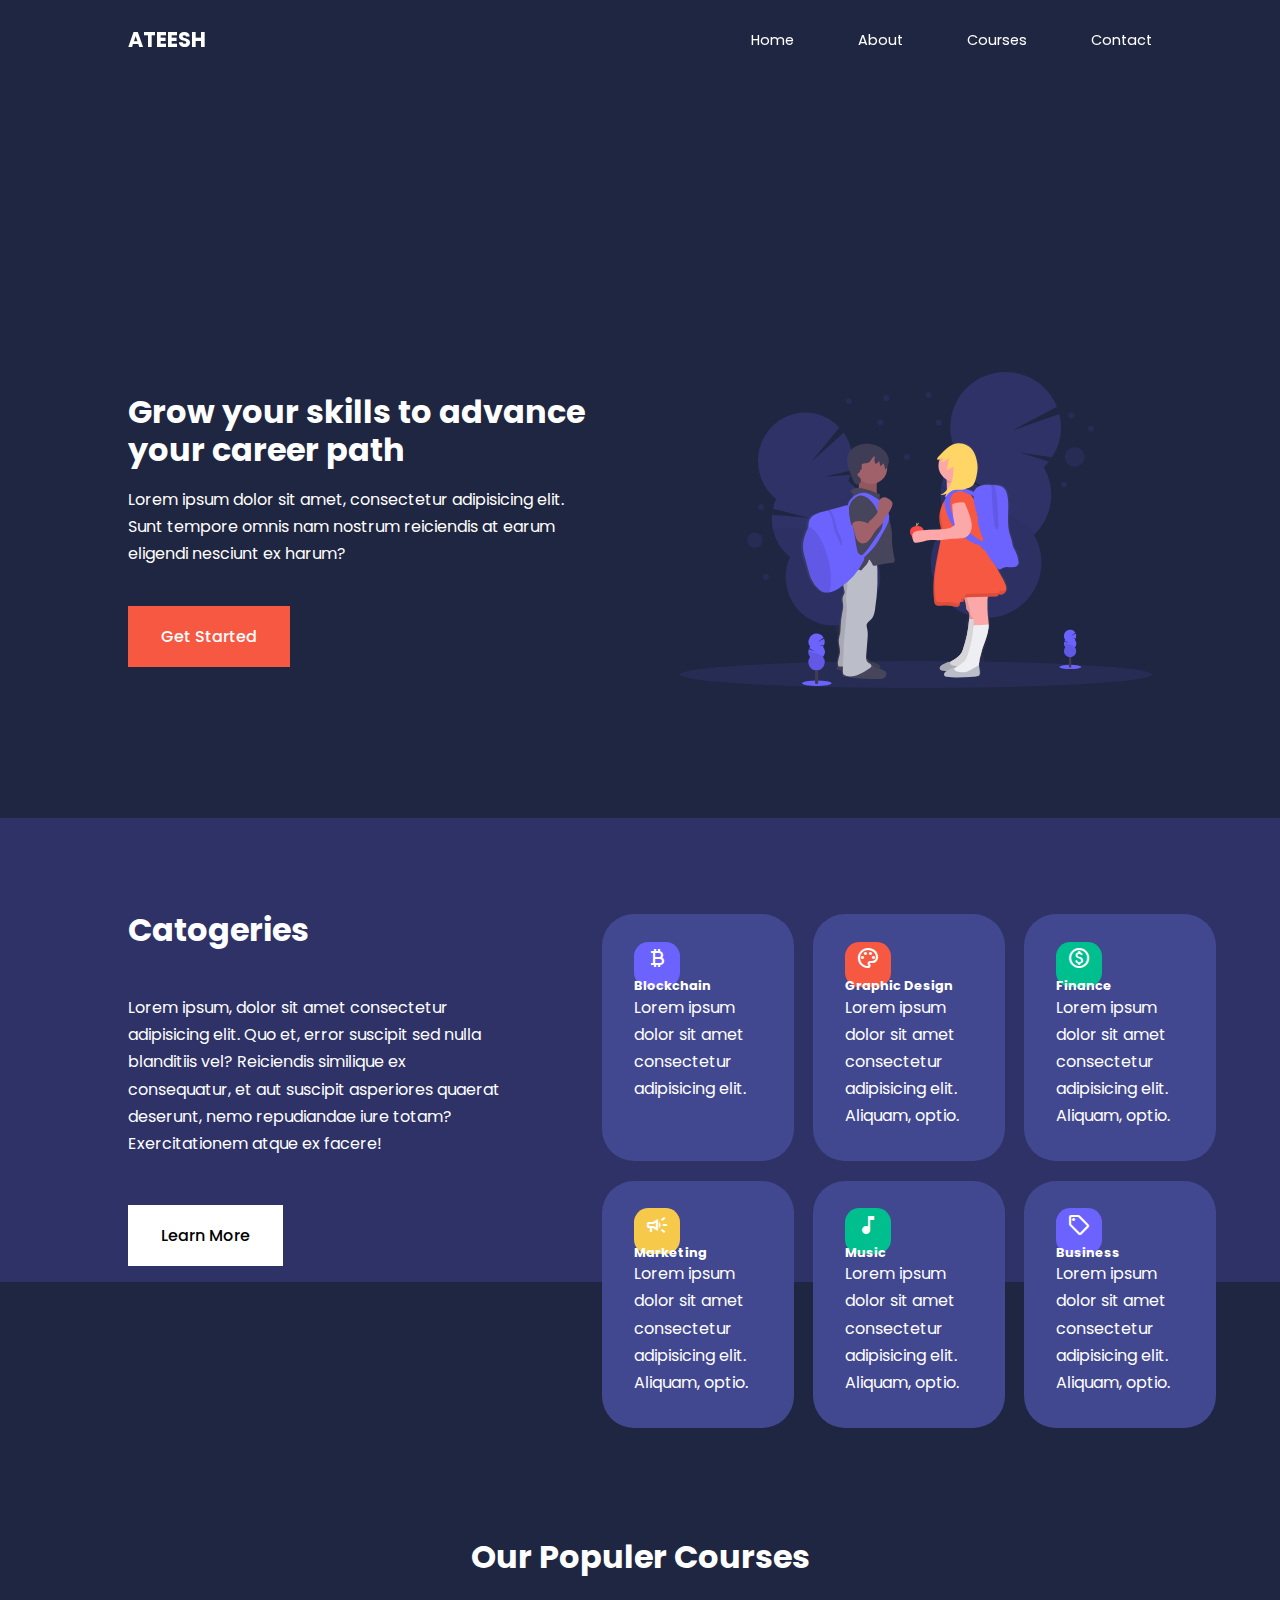
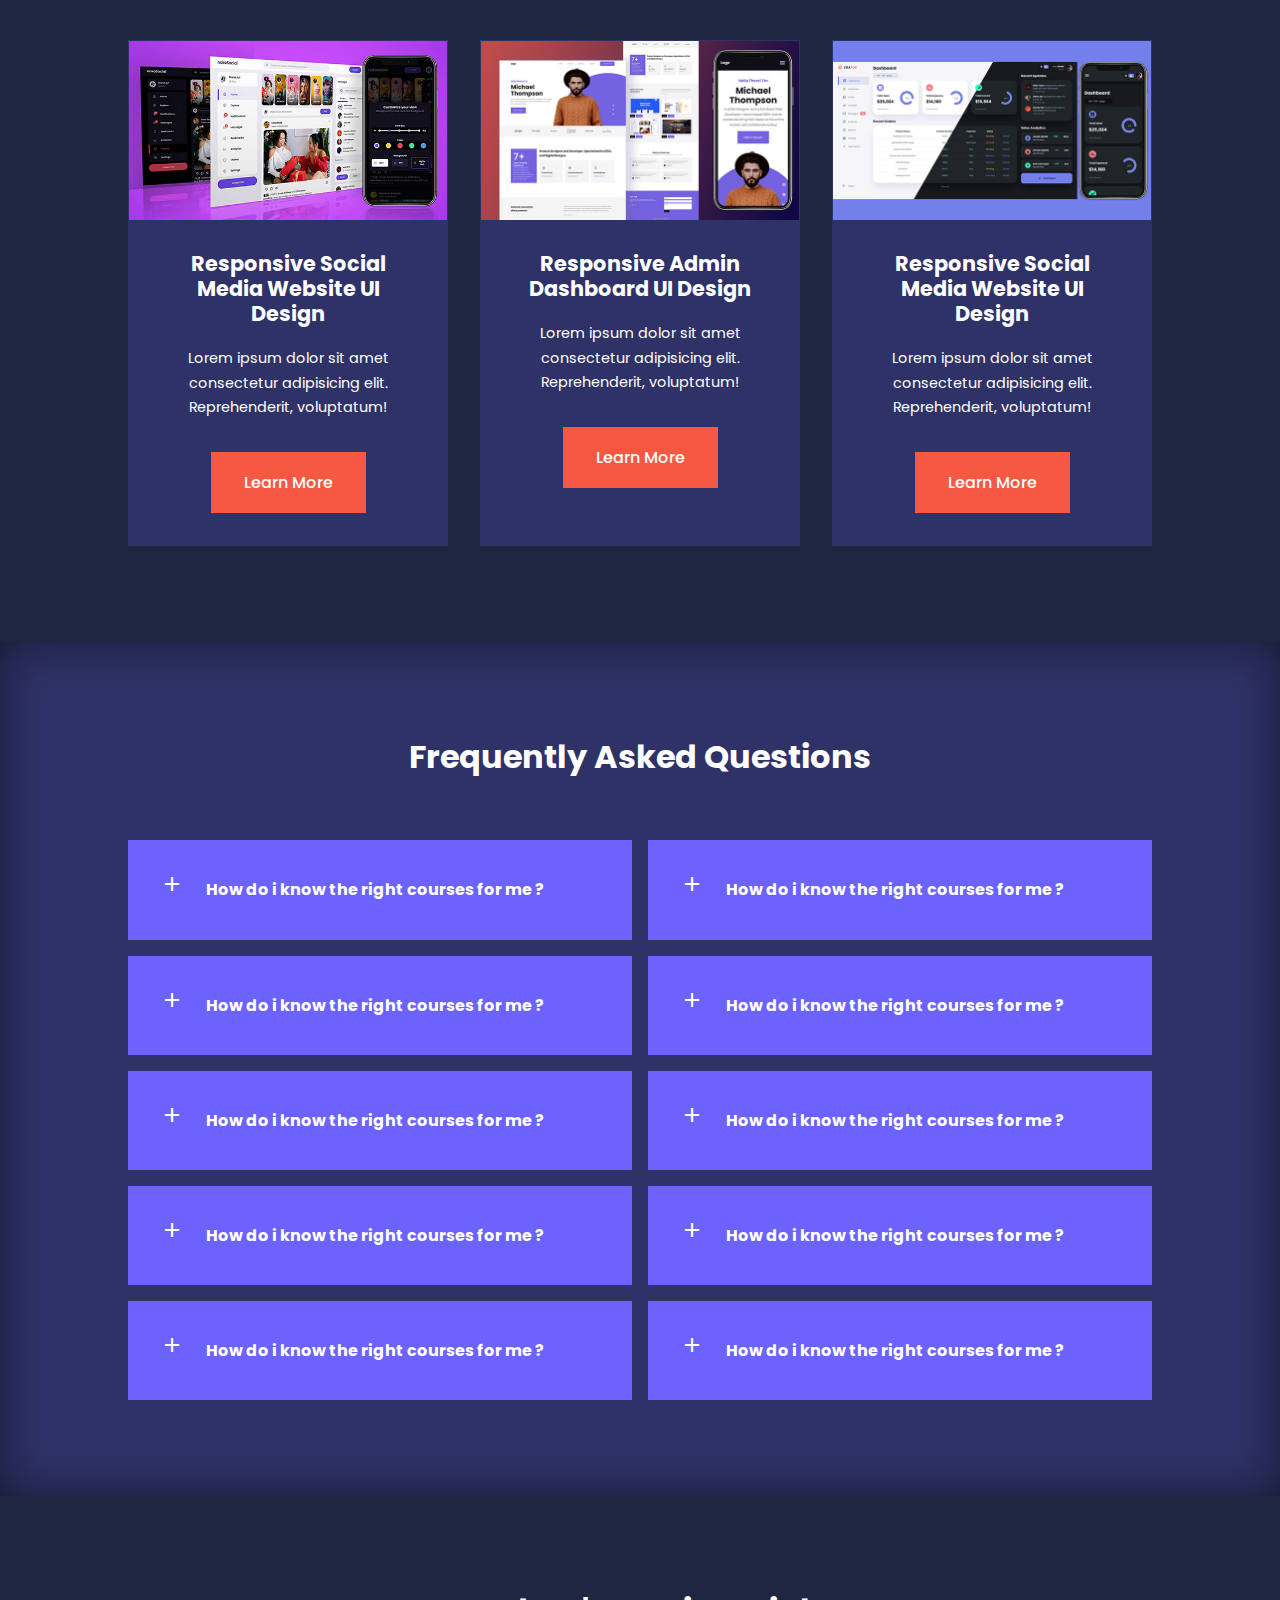
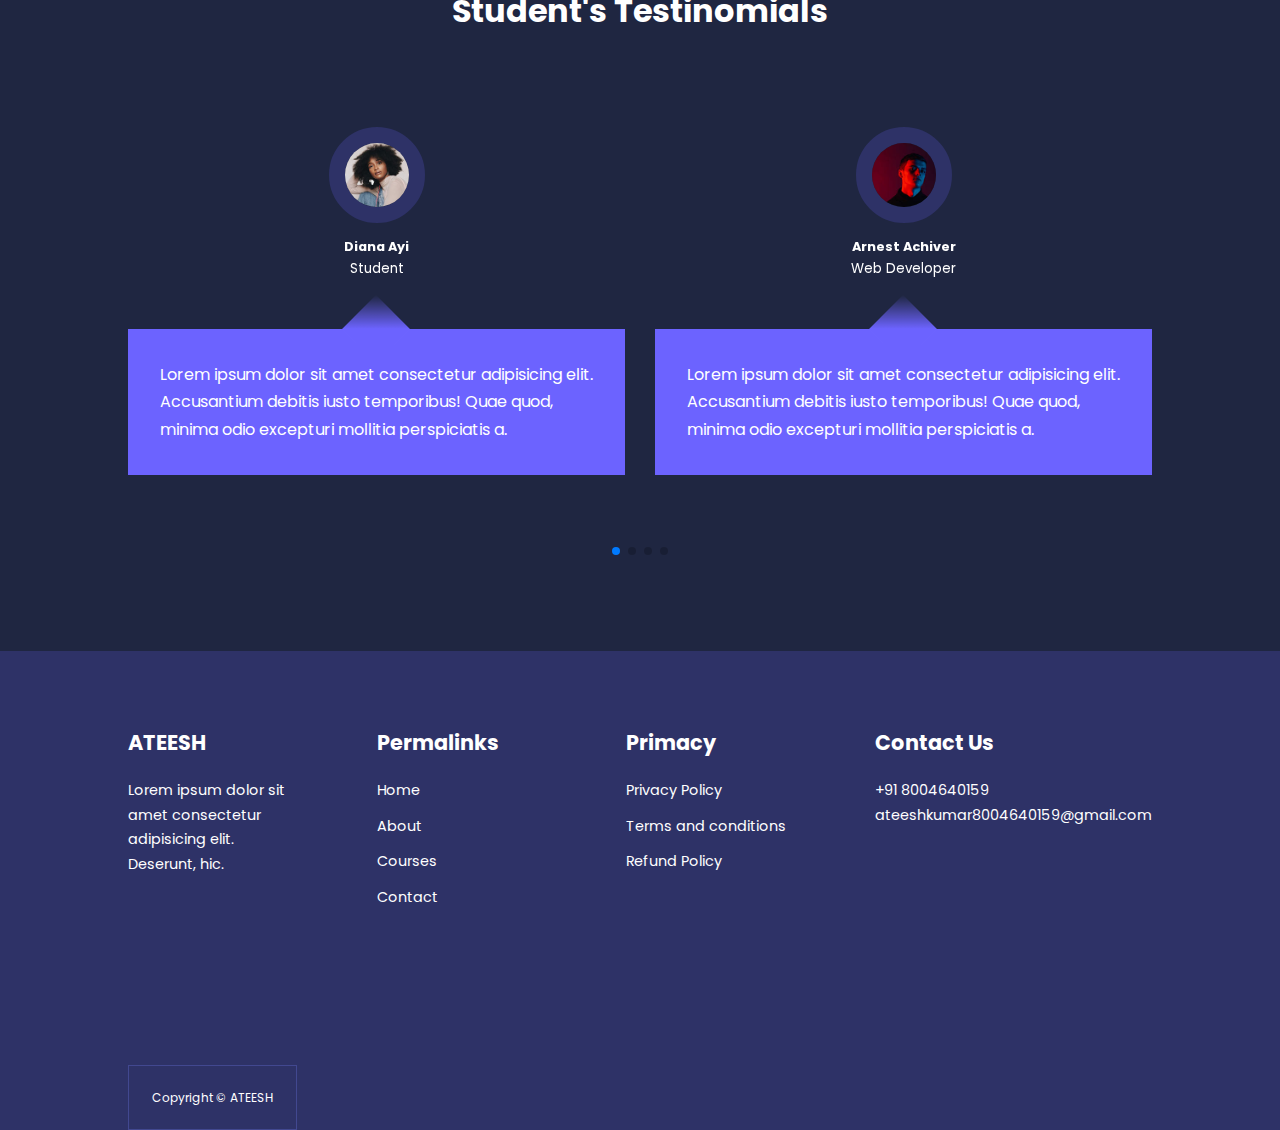
<file: index.html>
<!DOCTYPE html>
<html lang="en">
<head>
    <meta charset="UTF-8">
    <meta name="viewport" content="width=device-width, initial-scale=1.0">
    <title>Motorola</title>
    <link rel="stylesheet" href="css/index.css">
    <link rel="stylesheet" href="https://unicons.iconscout.com/release/v4.0.0/css/unicons.css"/>
    <link rel="stylesheet" href="https://fonts.googleapis.com/css2?family=Material+Symbols+Outlined:opsz,wght,FILL,GRAD@20..48,100..700,0..1,-50..200" />
    <link
  rel="stylesheet"
  href="https://cdn.jsdelivr.net/npm/swiper@9/swiper-bundle.min.css"
/>
<link rel="stylesheet" href="https://cdnjs.cloudflare.com/ajax/libs/font-awesome/6.4.0/css/all.min.css" integrity="sha512-iecdLmaskl7CVkqkXNQ/ZH/XLlvWZOJyj7Yy7tcenmpD1ypASozpmT/E0iPtmFIB46ZmdtAc9eNBvH0H/ZpiBw==" crossorigin="anonymous" referrerpolicy="no-referrer" />
<link href="https://fonts.googleapis.com/icon?family=Material+Icons"
      rel="stylesheet">
    <!-- <link rel="stylesheet" href="https://stackpath.bootstrapcdn.com/bootstrap/4.5.2/css/bootstrap.min.css" integrity="sha384-JcKb8q3iqJ61gNV9KGb8thSsNjpSL0n8PARn9HuZOnIxN0hoP+VmmDGMN5t9UJ0Z" crossorigin="anonymous"> -->
</head>
<body>
    <nav>
        <div class="container nav-container">
            <a href="index.html"><h4>ATEESH</h4></a>
            <ul class="nav-menu">
                <li><a href="index.html">Home</a></li>
                <li><a href="about.html">About</a></li>
                <li><a href="courses.html">Courses</a></li>
                <li><a href="contact.html">Contact</a></li>
            </ul>
            <button id="open-menu-btn"><span class="material-symbols-outlined">
                menu
                </span></i></button>
            <button id="close-menu-btn"><span class="material-symbols-outlined">
                close
                </span></i></button>
        </div>
    </nav>

    <header>
        <div class="header-container container">
            <div class="header-left">
                <h1>Grow your skills to advance your career path</h1>
                <p>Lorem ipsum dolor sit amet, consectetur adipisicing elit. Sunt tempore omnis nam nostrum reiciendis at earum eligendi nesciunt ex harum?</p>
                <a href="courses.html" class="btn btn-primary">Get Started</a>
            </div>
            <div class="header-right">
                <div class="header-right-image">
                    <img src="images/header.svg" alt="Header SVG">
                </div>
            </div>
        </div>
    </header>


    <section class="category">
        <div class="category-container container">
            <div class="category-left">
                <h1>Catogeries</h1>
                <p>
                    Lorem ipsum, dolor sit amet consectetur adipisicing elit. Quo et, error suscipit sed nulla blanditiis vel? Reiciendis similique ex consequatur, et aut suscipit asperiores quaerat deserunt, nemo repudiandae iure totam? Exercitationem atque ex facere!
                </p>
                <a href="" class="btn">Learn More</a>
            </div>
            <div class="category-right">
                <article class="art-catehory">
                    <span class="category-icon"><span class="material-symbols-outlined">
                        currency_bitcoin
                        </span></span>
                    <h5>Blockchain</h5>
                    <p>Lorem ipsum dolor sit amet consectetur adipisicing elit.</p>
                </article>
                <article class="art-catehory">
                    <span class="category-icon"><span class="material-symbols-outlined">
                        palette
                        </span></span>
                    <h5>Graphic Design</h5>
                    <p>Lorem ipsum dolor sit amet consectetur adipisicing elit. Aliquam, optio.</p>
                </article>
                <article class="art-catehory">
                    <span class="category-icon"><span class="material-symbols-outlined">
                        monetization_on
                        </span></span>
                    <h5>Finance</h5>
                    <p>Lorem ipsum dolor sit amet consectetur adipisicing elit. Aliquam, optio.</p>
                </article>
                <article class="art-catehory">
                    <span class="category-icon"><span class="material-symbols-outlined">
                        campaign
                        </span></span>
                    <h5>Marketing</h5>
                    <p>Lorem ipsum dolor sit amet consectetur adipisicing elit. Aliquam, optio.</p>
                </article>    
                <article class="art-catehory">
                    <span class="category-icon"><span class="material-symbols-outlined">
                        music_note
                        </span></span>
                    <h5>Music</h5>
                    <p>Lorem ipsum dolor sit amet consectetur adipisicing elit. Aliquam, optio.</p>
                </article>
                <article class="art-catehory">
                    <span class="category-icon"><span class="material-symbols-outlined">
                        sell
                        </span></span>
                    <h5>Business</h5>
                    <p>Lorem ipsum dolor sit amet consectetur adipisicing elit. Aliquam, optio.</p>

                </article>
            </div>
        </div>
    </section>


    <section class="courses">
        <h2>Our Populer Courses</h2>
        <div class="courses-container container">
            <article class="course">
                <div class="course-image">
                    <img src="images/course1.jpg" alt="Course">
                </div>
                <div class="course-info">
                    <h4>Responsive Social Media Website UI Design</h4>
                    <p>Lorem ipsum dolor sit amet consectetur adipisicing elit. Reprehenderit, voluptatum!</p>
                    <a href="courses.html" class="btn btn-primary">Learn More</a>
                </div>
            </article>

            <article class="course">
                <div class="course-image">
                    <img src="images/course2.jpg" alt="Course">
                </div>
                <div class="course-info">
                <h4>Responsive Admin Dashboard UI Design</h4>
                <p>Lorem ipsum dolor sit amet consectetur adipisicing elit. Reprehenderit, voluptatum!</p>
                <a href="courses.html" class="btn btn-primary">Learn More</a>
                </div>
                
            </article>

            <article class="course">
                <div class="course-image">
                    <img src="images/course3.jpg" alt="Course">
                </div>
                <div class="course-info">
                <h4>Responsive Social Media Website UI Design</h4>
                <p>Lorem ipsum dolor sit amet consectetur adipisicing elit. Reprehenderit, voluptatum!</p>
                <a href="courses.html" class="btn btn-primary">Learn More</a>
            </div>
            </article>
        </div>
    </section>


    <section class="faqs">
        <h2>Frequently Asked Questions</h2>
        <div class="feqs-container container">
            <article class="feq">
                <div class="feq-icon"><span class="material-symbols-outlined">
                    add
                    </span></div>
                <div class="que-ans">
                    <h4>How do i know the right courses for me ?</h4>
                    <p>Lorem ipsum dolor sit, amet consectetur adipisicing elit. Fuga libero cupiditate consequatur nulla officia perspiciatis non porro unde, labore laborum!</p>
                    
                </div>    
            </article>

            <article class="feq">
                <div class="feq-icon"><span class="material-symbols-outlined">
                    add
                    </span></div>
                <div class="que-ans">
                    <h4>How do i know the right courses for me ?</h4>
                    <p>Lorem ipsum dolor sit, amet consectetur adipisicing elit. Fuga libero cupiditate consequatur nulla officia perspiciatis non porro unde, labore laborum!</p>
                    
                </div>    
            </article>

            <article class="feq">
                <div class="feq-icon"><span class="material-symbols-outlined">
                    add
                    </span></div>
                <div class="que-ans">
                    <h4>How do i know the right courses for me ?</h4>
                    <p>Lorem ipsum dolor sit, amet consectetur adipisicing elit. Fuga libero cupiditate consequatur nulla officia perspiciatis non porro unde, labore laborum!</p>
                    
                </div>    
            </article>

            <article class="feq">
                <div class="feq-icon"><span class="material-symbols-outlined">
                    add
                    </span></div>
                <div class="que-ans">
                    <h4>How do i know the right courses for me ?</h4>
                    <p>Lorem ipsum dolor sit, amet consectetur adipisicing elit. Fuga libero cupiditate consequatur nulla officia perspiciatis non porro unde, labore laborum!</p>
                    
                </div>    
            </article>

            <article class="feq">
                <div class="feq-icon"><span class="material-symbols-outlined">
                    add
                    </span></div>
                <div class="que-ans">
                    <h4>How do i know the right courses for me ?</h4>
                    <p>Lorem ipsum dolor sit, amet consectetur adipisicing elit. Fuga libero cupiditate consequatur nulla officia perspiciatis non porro unde, labore laborum!</p>
                    
                </div>    
            </article>

            <article class="feq">
                <div class="feq-icon"><span class="material-symbols-outlined">
                    add
                    </span></div>
                <div class="que-ans">
                    <h4>How do i know the right courses for me ?</h4>
                    <p>Lorem ipsum dolor sit, amet consectetur adipisicing elit. Fuga libero cupiditate consequatur nulla officia perspiciatis non porro unde, labore laborum!</p>
                    
                </div>    
            </article>

            <article class="feq">
                <div class="feq-icon"><span class="material-symbols-outlined">
                    add
                    </span></div>
                <div class="que-ans">
                    <h4>How do i know the right courses for me ?</h4>
                    <p>Lorem ipsum dolor sit, amet consectetur adipisicing elit. Fuga libero cupiditate consequatur nulla officia perspiciatis non porro unde, labore laborum!</p>
                    
                </div>    
            </article>

            <article class="feq">
                <div class="feq-icon"><span class="material-symbols-outlined">
                    add
                    </span></div>
                <div class="que-ans">
                    <h4>How do i know the right courses for me ?</h4>
                    <p>Lorem ipsum dolor sit, amet consectetur adipisicing elit. Fuga libero cupiditate consequatur nulla officia perspiciatis non porro unde, labore laborum!</p>
                    
                </div>    
            </article>

            <article class="feq">
                <div class="feq-icon"><span class="material-symbols-outlined">
                    add
                    </span></div>
                <div class="que-ans">
                    <h4>How do i know the right courses for me ?</h4>
                    <p>Lorem ipsum dolor sit, amet consectetur adipisicing elit. Fuga libero cupiditate consequatur nulla officia perspiciatis non porro unde, labore laborum!</p>
                    
                </div>    
            </article>

            <article class="feq">
                <div class="feq-icon"><span class="material-symbols-outlined">
                    add
                    </span></div>
                <div class="que-ans">
                    <h4>How do i know the right courses for me ?</h4>
                    <p>Lorem ipsum dolor sit, amet consectetur adipisicing elit. Fuga libero cupiditate consequatur nulla officia perspiciatis non porro unde, labore laborum!</p>
                    
                </div>    
            </article>
        </div>
    </section>


    <section class="container testinomial-container mySwiper">
        <h2>Student's Testinomials</h2>
        <div class="swiper-wrapper">
            <article class="testinomials swiper-slide">
                <div class="avtar">
                    <img src="images/avatar1.jpg" alt="avatar">
                </div>
                <div class="testinomials-info">
                    <h5>Diana Ayi</h5>
                    <small>Student</small>
                </div>
                <div class="testinomial-body swiper-slide">
                    <p>Lorem ipsum dolor sit amet consectetur adipisicing elit. Accusantium debitis iusto temporibus! Quae quod, minima odio excepturi mollitia perspiciatis a.</p>
                </div>
            </article>

            <article class="testinomials swiper-slide">
                <div class="avtar">
                    <img src="images/avatar2.jpg" alt="avatar">
                </div>
                <div class="testinomials-info">
                    <h5>Arnest Achiver</h5>
                    <small>Web Developer</small>
                </div>
                <div class="testinomial-body">
                    <p>Lorem ipsum dolor sit amet consectetur adipisicing elit. Accusantium debitis iusto temporibus! Quae quod, minima odio excepturi mollitia perspiciatis a.</p>
                </div>
            </article>

            <article class="testinomials swiper-slide">
                <div class="avtar">
                    <img src="images/avatar3.jpg" alt="avatar">
                </div>
                <div class="testinomials-info">
                    <h5>Edem Quist</h5>
                    <small>Student</small>
                </div>
                <div class="testinomial-body">
                    <p>Lorem ipsum dolor sit amet consectetur adipisicing elit. Accusantium debitis iusto temporibus! Quae quod, minima odio excepturi mollitia perspiciatis a.</p>
                </div>
            </article>

            <article class="testinomials swiper-slide">
                <div class="avtar">
                    <img src="images/avatar4.jpg" alt="avatar">
                </div>
                <div class="testinomials-info">
                    <h5>Hajia Bintu</h5>
                    <small>Student</small>
                </div>
                <div class="testinomial-body swiper-slide">
                    <p>Lorem ipsum dolor sit amet consectetur adipisicing elit. Accusantium debitis iusto temporibus! Quae quod, minima odio excepturi mollitia perspiciatis a.</p>
                </div>
            </article>

            <article class="testinomials swiper-slide">
                <div class="avtar">
                    <img src="images/avatar5.jpg" alt="avatar">
                </div>
                <div class="testinomials-info">
                    <h5>Jane Deo</h5>
                    <small>Student</small>
                </div>
                <div class="testinomial-body">
                    <p>Lorem ipsum dolor sit amet consectetur adipisicing elit. Accusantium debitis iusto temporibus! Quae quod, minima odio excepturi mollitia perspiciatis a.</p>
                </div>
            </article>
        </div>
        <div class="swiper-pagination"></div>
    </section>


    <footer class="footer">
        <div class="container footer-container">
            <div class="footer-1">
                <a href="index.html" class="footer-logo"><h4>ATEESH</h4></a>
                <p>Lorem ipsum dolor sit amet consectetur adipisicing elit. Deserunt, hic.</p>
            </div>

            <div class="footer-2">
                <h4>Permalinks</h4>
                <ul class="permalinks">
                    <li><a href="index.html">Home</a></li>
                    <li><a href="about.html">About</a></li>
                    <li><a href="courses.html">Courses</a></li>
                    <li><a href="contact.html">Contact</a></li>
                </ul>

            </div>
            <div class="footer-3">
                <h4>Primacy</h4>
                <ul class="primacy">
                    <li><a href="#">Privacy Policy</a></li>
                    <li><a href="#">Terms and conditions </a></li>
                    <li><a href="#">Refund Policy </a></li>
                </ul>

            </div>
            <div class="footer-4">
                <h4>Contact Us</h4>
                <div>
                    <p>+91 8004640159</p>
                    <p>ateeshkumar8004640159@gmail.com</p>
                </div>
                <ul class="footer-social">
                    <li><a href=""><i class="fa-brands fa-facebook"></i></a></li>
                    <li><a href=""><i class="fa-brands fa-instagram"></i></a></li>
                    <li><a href=""><i class="fa-brands fa-square-twitter"></i></a></li>
                    <li><a href=""><i class="fa-brands fa-linkedin"></i></a></li>
                </ul>

            </div>
            <div class="footer-copyright">
                <small>Copyright &copy; ATEESH </small>
            </div>
        </div>
    </footer>





    <script src="https://cdn.jsdelivr.net/npm/swiper@9/swiper-bundle.min.js"></script>
    <script src="main.js"></script>
    <script>
        var swiper = new Swiper(".mySwiper", {
    slidesPerView: 1,
    spaceBetween: 30,
    pagination: {
      el: ".swiper-pagination",
      clickable: true,
    },
    breakpoints:{
        600:{
            slidesPerView: 2,
        }
    }
  });
    </script>
</body>
</html>
</file>
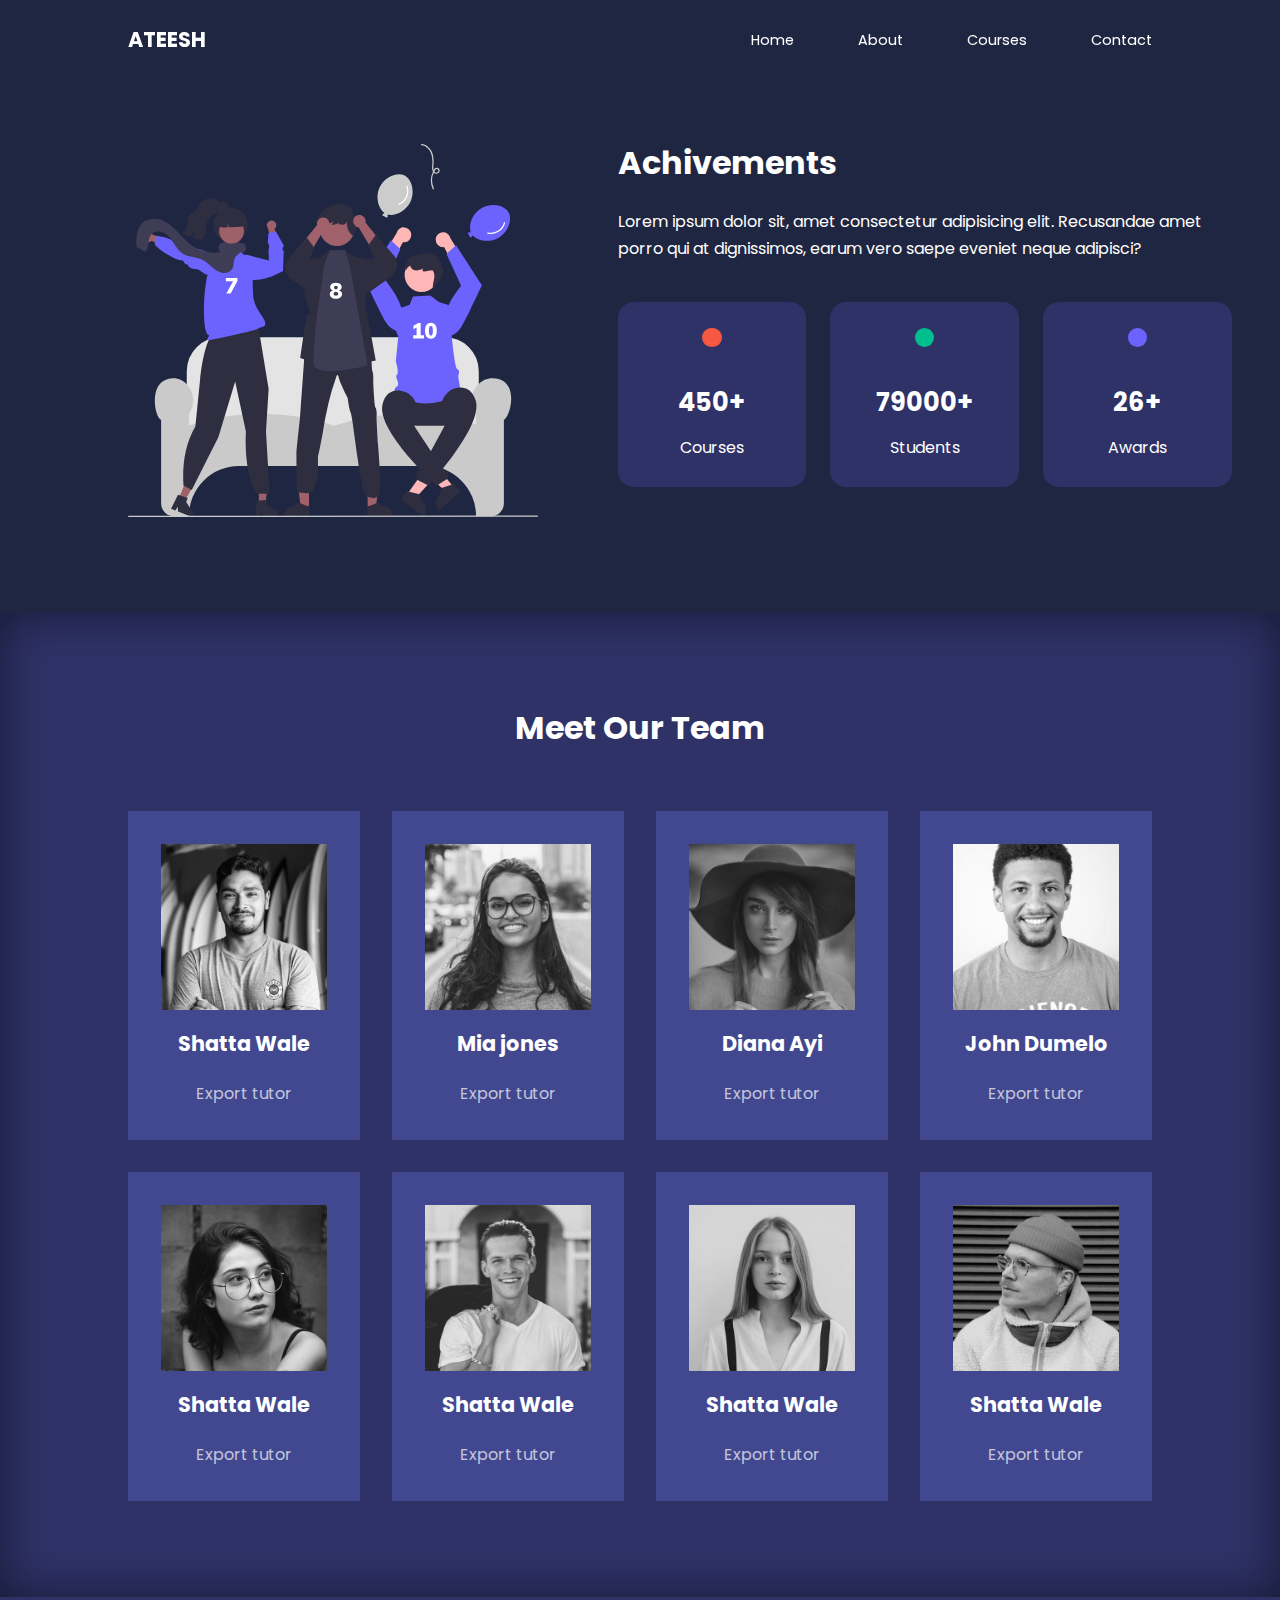
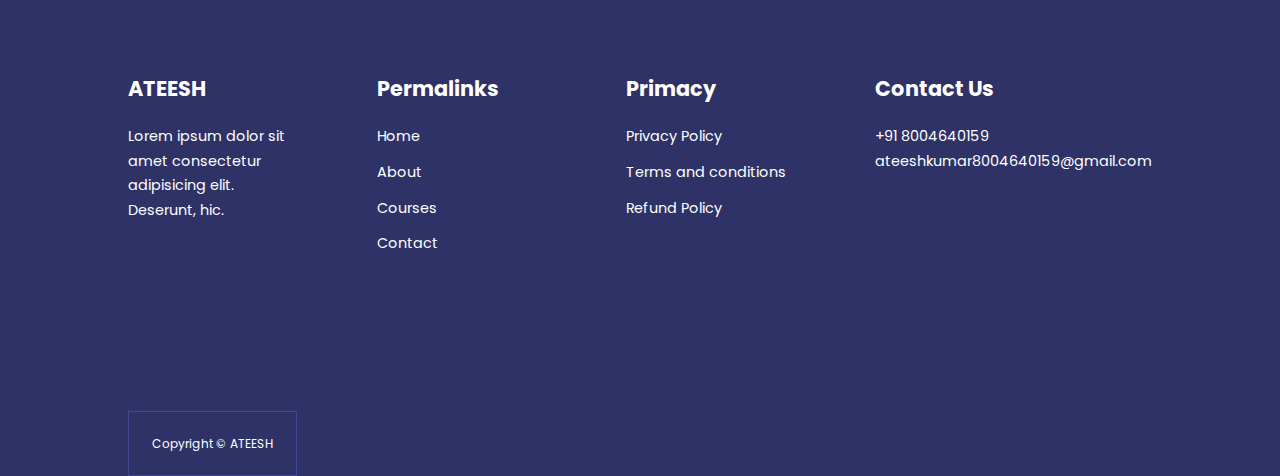
<file: about.html>
<!DOCTYPE html>
<html lang="en">
<head>
    <meta charset="UTF-8">
    <meta name="viewport" content="width=device-width, initial-scale=1.0">
    <title>Motorola</title>
    <link rel="stylesheet" href="css/index.css">
    <link rel="stylesheet" href="css/about.css">
    <link rel="stylesheet" href="https://unicons.iconscout.com/release/v4.0.0/css/unicons.css"/>
    <link rel="stylesheet" href="https://fonts.googleapis.com/css2?family=Material+Symbols+Outlined:opsz,wght,FILL,GRAD@20..48,100..700,0..1,-50..200" />
    <link
  rel="stylesheet"
  href="https://cdn.jsdelivr.net/npm/swiper@9/swiper-bundle.min.css"
/>
<link rel="stylesheet" href="https://cdnjs.cloudflare.com/ajax/libs/font-awesome/6.4.0/css/all.min.css" integrity="sha512-iecdLmaskl7CVkqkXNQ/ZH/XLlvWZOJyj7Yy7tcenmpD1ypASozpmT/E0iPtmFIB46ZmdtAc9eNBvH0H/ZpiBw==" crossorigin="anonymous" referrerpolicy="no-referrer" />
<link href="https://fonts.googleapis.com/icon?family=Material+Icons"
      rel="stylesheet">
    <!-- <link rel="stylesheet" href="https://stackpath.bootstrapcdn.com/bootstrap/4.5.2/css/bootstrap.min.css" integrity="sha384-JcKb8q3iqJ61gNV9KGb8thSsNjpSL0n8PARn9HuZOnIxN0hoP+VmmDGMN5t9UJ0Z" crossorigin="anonymous"> -->
</head>
<body>
    <nav>
        <div class="container nav-container">
            <a href="index.html"><h4>ATEESH</h4></a>
            <ul class="nav-menu">
                <li><a href="index.html">Home</a></li>
                <li><a href="about.html">About</a></li>
                <li><a href="courses.html">Courses</a></li>
                <li><a href="contact.html">Contact</a></li>
            </ul>
            <button id="open-menu-btn"><span class="material-symbols-outlined">
                menu
                </span></i></button>
            <button id="close-menu-btn"><span class="material-symbols-outlined">
                close
                </span></i></button>
        </div>
    </nav>


    <section class="about-achivement">
        <div class="about-achivement-container container">
            <div class="about-achivement-left">
                <img src="images/about achievements.svg" alt="Achivement">
            </div>
            <div class="about-achivement-right">
                <h1>Achivements</h1>
                <p>Lorem ipsum dolor sit, amet consectetur adipisicing elit. Recusandae amet porro qui at dignissimos, earum vero saepe eveniet neque adipisci?</p>
            <div class="achivement-cards">
                <article class="achivement-card">
                    <span class="achivement-icon"><i class="fa-solid fa-video"></i></span>
                    <h3>450+</h3>
                    <p>Courses</p>
                </article>
                <article class="achivement-card">
                    <span class="achivement-icon"><i class="fa-solid fa-users"></i></i></span>
                    <h3>79000+</h3>
                    <p>Students</p>
                </article>
                <article class="achivement-card">
                    <span class="achivement-icon"><i class="fa-solid fa-award"></i></i></span>
                    <h3>26+</h3>
                    <p>Awards</p>
                </article>
            </div>
            </div>
        </div>
    </section>



    <section class="team">
        <h2>Meet Our Team</h2>
        <div class="team-container container">
            <article class="team-member">
            <div class="team-member-image">
                <img src="images/tm1.jpg" alt="Team Member">
            </div>
            <div class="tem-member-info">
                <h4>Shatta Wale</h4>
                <p>Export tutor</p>
            </div>
            <div class="team-member-social">
                <a href="https://instagram.com" target="_blank"><i class="fa-brands fa-instagram"></i></a>
                <a href="https://twitter.com" target="_blank"><i class="fa-brands fa-twitter"></i></a>
                <a href="https://linkdin.com" target="_blank"><i class="fa-brands fa-linkedin-in"></i></a>
            </div>
        </article>
            <article class="team-member">
            <div class="team-member-image">
                <img src="images/tm2.jpg" alt="Team Member">
            </div>
            <div class="tem-member-info">
                <h4>Mia jones</h4>
                <p>Export tutor</p>
            </div>
            <div class="team-member-social">
                <a href="https://instagram.com" target="_blank"><i class="fa-brands fa-instagram"></i></a>
                <a href="https://twitter.com" target="_blank"><i class="fa-brands fa-twitter"></i></a>
                <a href="https://linkdin.com" target="_blank"><i class="fa-brands fa-linkedin-in"></i></a>
            </div>
        </article>
            <article class="team-member">
            <div class="team-member-image">
                <img src="images/tm3.jpg" alt="Team Member">
            </div>
            <div class="tem-member-info">
                <h4>Diana Ayi</h4>
                <p>Export tutor</p>
            </div>
            <div class="team-member-social">
                <a href="https://instagram.com" target="_blank"><i class="fa-brands fa-instagram"></i></a>
                <a href="https://twitter.com" target="_blank"><i class="fa-brands fa-twitter"></i></a>
                <a href="https://linkdin.com" target="_blank"><i class="fa-brands fa-linkedin-in"></i></a>
            </div>
        </article>
            <article class="team-member">
            <div class="team-member-image">
                <img src="images/tm4.jpg" alt="Team Member">
            </div>
            <div class="tem-member-info">
                <h4>John Dumelo</h4>
                <p>Export tutor</p>
            </div>
            <div class="team-member-social">
                <a href="https://instagram.com" target="_blank"><i class="fa-brands fa-instagram"></i></a>
                <a href="https://twitter.com" target="_blank"><i class="fa-brands fa-twitter"></i></a>
                <a href="https://linkdin.com" target="_blank"><i class="fa-brands fa-linkedin-in"></i></a>
            </div>
        </article>
            <article class="team-member">
            <div class="team-member-image">
                <img src="images/tm5.jpg" alt="Team Member">
            </div>
            <div class="tem-member-info">
                <h4>Shatta Wale</h4>
                <p>Export tutor</p>
            </div>
            <div class="team-member-social">
                <a href="https://instagram.com" target="_blank"><i class="fa-brands fa-instagram"></i></a>
                <a href="https://twitter.com" target="_blank"><i class="fa-brands fa-twitter"></i></a>
                <a href="https://linkdin.com" target="_blank"><i class="fa-brands fa-linkedin-in"></i></a>
            </div>
        </article>
            <article class="team-member">
            <div class="team-member-image">
                <img src="images/tm6.jpg" alt="Team Member">
            </div>
            <div class="tem-member-info">
                <h4>Shatta Wale</h4>
                <p>Export tutor</p>
            </div>
            <div class="team-member-social">
                <a href="https://instagram.com" target="_blank"><i class="fa-brands fa-instagram"></i></a>
                <a href="https://twitter.com" target="_blank"><i class="fa-brands fa-twitter"></i></a>
                <a href="https://linkdin.com" target="_blank"><i class="fa-brands fa-linkedin-in"></i></a>
            </div>
        </article>
            <article class="team-member">
            <div class="team-member-image">
                <img src="images/tm7.jpg" alt="Team Member">
            </div>
            <div class="tem-member-info">
                <h4>Shatta Wale</h4>
                <p>Export tutor</p>
            </div>
            <div class="team-member-social">
                <a href="https://instagram.com" target="_blank"><i class="fa-brands fa-instagram"></i></a>
                <a href="https://twitter.com" target="_blank"><i class="fa-brands fa-twitter"></i></a>
                <a href="https://linkdin.com" target="_blank"><i class="fa-brands fa-linkedin-in"></i></a>
            </div>
        </article>
            <article class="team-member">
            <div class="team-member-image">
                <img src="images/tm8.jpg" alt="Team Member">
            </div>
            <div class="tem-member-info">
                <h4>Shatta Wale</h4>
                <p>Export tutor</p>
            </div>
            <div class="team-member-social">
                <a href="https://instagram.com" target="_blank"><i class="fa-brands fa-instagram"></i></a>
                <a href="https://twitter.com" target="_blank"><i class="fa-brands fa-twitter"></i></a>
                <a href="https://linkdin.com" target="_blank"><i class="fa-brands fa-linkedin-in"></i></a>
            </div>
        </article>
        </div>
    </section>





    <footer class="footer">
        <div class="container footer-container">
            <div class="footer-1">
                <a href="index.html" class="footer-logo"><h4>ATEESH</h4></a>
                <p>Lorem ipsum dolor sit amet consectetur adipisicing elit. Deserunt, hic.</p>
            </div>

            <div class="footer-2">
                <h4>Permalinks</h4>
                <ul class="permalinks">
                    <li><a href="index.html">Home</a></li>
                    <li><a href="about.html">About</a></li>
                    <li><a href="courses.html">Courses</a></li>
                    <li><a href="contact.html">Contact</a></li>
                </ul>

            </div>
            <div class="footer-3">
                <h4>Primacy</h4>
                <ul class="primacy">
                    <li><a href="#">Privacy Policy</a></li>
                    <li><a href="#">Terms and conditions </a></li>
                    <li><a href="#">Refund Policy </a></li>
                </ul>

            </div>
            <div class="footer-4">
                <h4>Contact Us</h4>
                <div>
                    <p>+91 8004640159</p>
                    <p>ateeshkumar8004640159@gmail.com</p>
                </div>
                <ul class="footer-social">
                    <li><a href=""><i class="fa-brands fa-facebook"></i></a></li>
                    <li><a href=""><i class="fa-brands fa-instagram"></i></a></li>
                    <li><a href=""><i class="fa-brands fa-square-twitter"></i></a></li>
                    <li><a href=""><i class="fa-brands fa-linkedin"></i></a></li>
                </ul>

            </div>
            <div class="footer-copyright">
                <small>Copyright &copy; ATEESH </small>
            </div>
        </div>
    </footer>
    <script src="main.js"></script>
</body>   
</html>
</file>
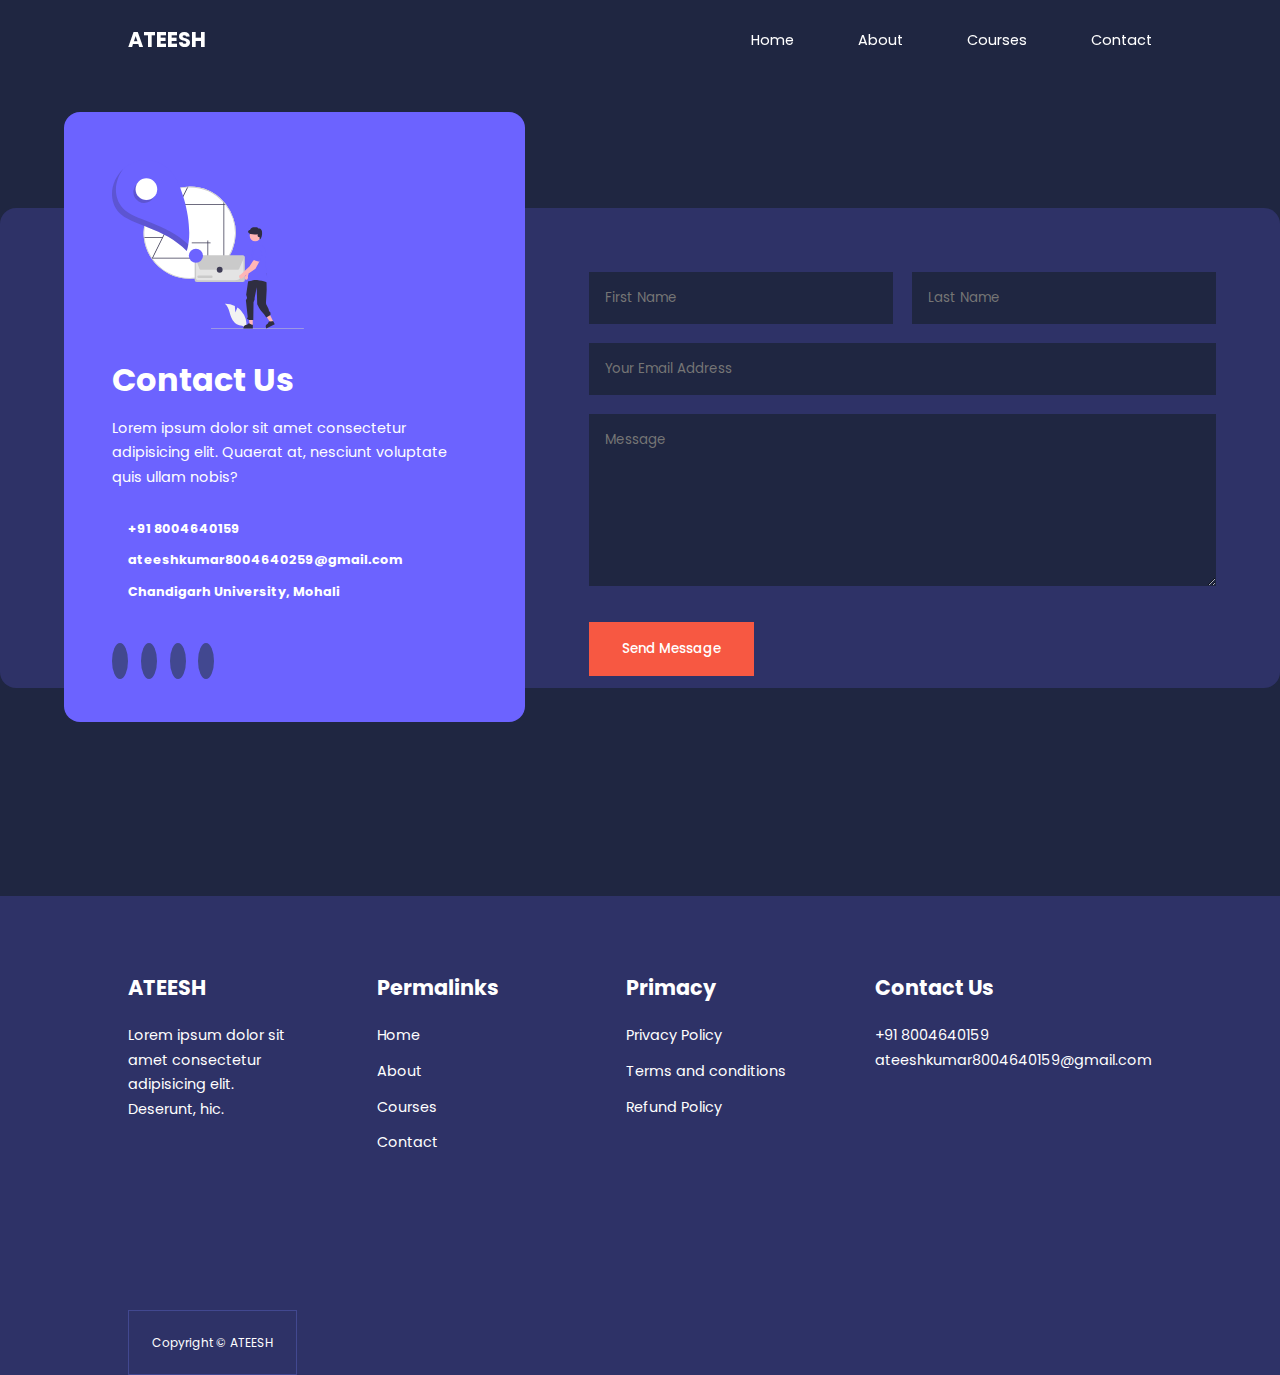
<file: contact.html>
<!DOCTYPE html>
<html lang="en">
<head>
    <meta charset="UTF-8">
    <meta name="viewport" content="width=device-width, initial-scale=1.0">
    <title>Motorola</title>
    <link rel="stylesheet" href="css/index.css">
    <link rel="stylesheet" href="css/about.css">
    <link rel="stylesheet" href="https://unicons.iconscout.com/release/v4.0.0/css/unicons.css"/>
    <link rel="stylesheet" href="https://fonts.googleapis.com/css2?family=Material+Symbols+Outlined:opsz,wght,FILL,GRAD@20..48,100..700,0..1,-50..200" />
    <link
  rel="stylesheet"
  href="https://cdn.jsdelivr.net/npm/swiper@9/swiper-bundle.min.css"
/>
<link rel="stylesheet" href="https://cdnjs.cloudflare.com/ajax/libs/font-awesome/6.4.0/css/all.min.css" integrity="sha512-iecdLmaskl7CVkqkXNQ/ZH/XLlvWZOJyj7Yy7tcenmpD1ypASozpmT/E0iPtmFIB46ZmdtAc9eNBvH0H/ZpiBw==" crossorigin="anonymous" referrerpolicy="no-referrer" />
<link href="https://fonts.googleapis.com/icon?family=Material+Icons"
      rel="stylesheet">
    <!-- <link rel="stylesheet" href="https://stackpath.bootstrapcdn.com/bootstrap/4.5.2/css/bootstrap.min.css" integrity="sha384-JcKb8q3iqJ61gNV9KGb8thSsNjpSL0n8PARn9HuZOnIxN0hoP+VmmDGMN5t9UJ0Z" crossorigin="anonymous"> -->
<link rel="stylesheet" href="css/contact.css">
</head>
<body>
    <nav>
        <div class="container nav-container">
            <a href="index.html"><h4>ATEESH</h4></a>
            <ul class="nav-menu">
                <li><a href="index.html">Home</a></li>
                <li><a href="about.html">About</a></li>
                <li><a href="courses.html">Courses</a></li>
                <li><a href="contact.html">Contact</a></li>
            </ul>
            <button id="open-menu-btn"><span class="material-symbols-outlined">
                menu
                </span></i></button>
            <button id="close-menu-btn"><span class="material-symbols-outlined">
                close
                </span></i></button>
        </div>
    </nav>




    <section class="contact">
        <div class="contact-container">
            <aside class="constact-aside">
                <div class="aside-image">
                    <img src="images/contact.svg" alt="Contact">
                </div>
                <h2>Contact Us</h2>
                <p>Lorem ipsum dolor sit amet consectetur adipisicing elit. Quaerat at, nesciunt voluptate quis ullam nobis?</p>
                <ul class="contact-detail">
                    <li>
                        <i class="fa-sharp fa-regular fa-phone"></i>
                        <h5>+91 8004640159</h5>
                    </li>
                    <li>
                        <i class="fa-regular fa-envelope"></i>
                        <h5>ateeshkumar8004640259@gmail.com</h5>
                    </li>
                    <li>
                        <i class="fa-regular fa-location-dot fa-beat"></i>
                        <h5>Chandigarh University, Mohali</h5>
                    </li>
                </ul>
                <ul class="contact-social">
                    <li><a href=""><i class="fa-brands fa-facebook"></i></a></li>
                    <li><a href=""><i class="fa-brands fa-instagram"></i></a></li>
                    <li><a href=""><i class="fa-brands fa-twitter"></i></i></a></li>
                    <li><a href=""><i class="fa-brands fa-linkedin"></i></i></a></li>

                </ul>
            </aside>

            <form action="">
                <div class="form-name">
                    <input type="text" name="First Name" placeholder="First Name" required>
                    <input type="text" name="Last Name" placeholder="Last Name" required>
                </div>
                <input type="email" name="Email Address" placeholder="Your Email Address" required>
                <textarea name="Message" rows="7" placeholder="Message" required></textarea>
                <button type="submit" class="btn btn-primary">Send Message</button>
            </form>

        </div>
    </section>

    <footer class="footer">
        <div class="container footer-container">
            <div class="footer-1">
                <a href="index.html" class="footer-logo"><h4>ATEESH</h4></a>
                <p>Lorem ipsum dolor sit amet consectetur adipisicing elit. Deserunt, hic.</p>
            </div>

            <div class="footer-2">
                <h4>Permalinks</h4>
                <ul class="permalinks">
                    <li><a href="index.html">Home</a></li>
                    <li><a href="about.html">About</a></li>
                    <li><a href="courses.html">Courses</a></li>
                    <li><a href="contact.html">Contact</a></li>
                </ul>

            </div>
            <div class="footer-3">
                <h4>Primacy</h4>
                <ul class="primacy">
                    <li><a href="#">Privacy Policy</a></li>
                    <li><a href="#">Terms and conditions </a></li>
                    <li><a href="#">Refund Policy </a></li>
                </ul>

            </div>
            <div class="footer-4">
                <h4>Contact Us</h4>
                <div>
                    <p>+91 8004640159</p>
                    <p>ateeshkumar8004640159@gmail.com</p>
                </div>
                <ul class="footer-social">
                    <li><a href=""><i class="fa-brands fa-facebook"></i></a></li>
                    <li><a href=""><i class="fa-brands fa-instagram"></i></a></li>
                    <li><a href=""><i class="fa-brands fa-square-twitter"></i></a></li>
                    <li><a href=""><i class="fa-brands fa-linkedin"></i></a></li>
                </ul>

            </div>
            <div class="footer-copyright">
                <small>Copyright &copy; ATEESH </small>
            </div>
        </div>
    </footer>
    <script src="main.js"></script>

</body>
</html>
</file>
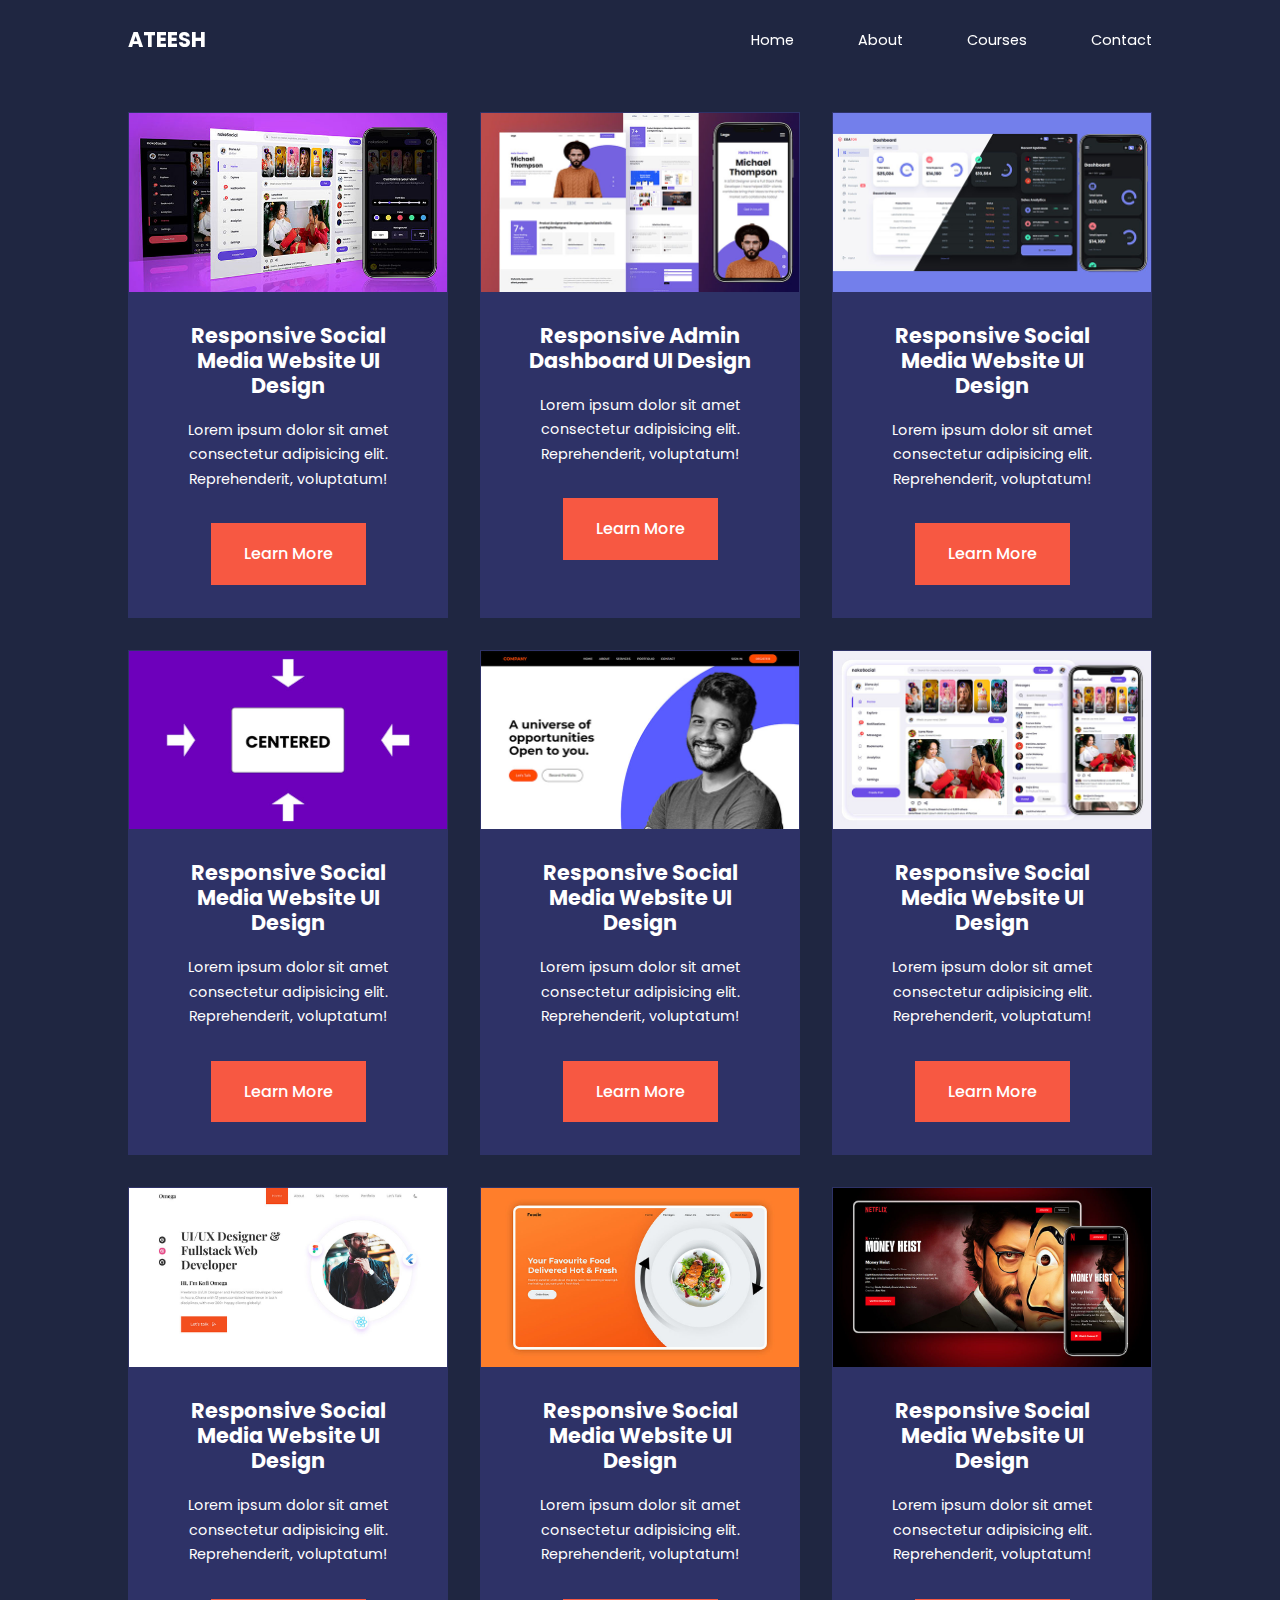
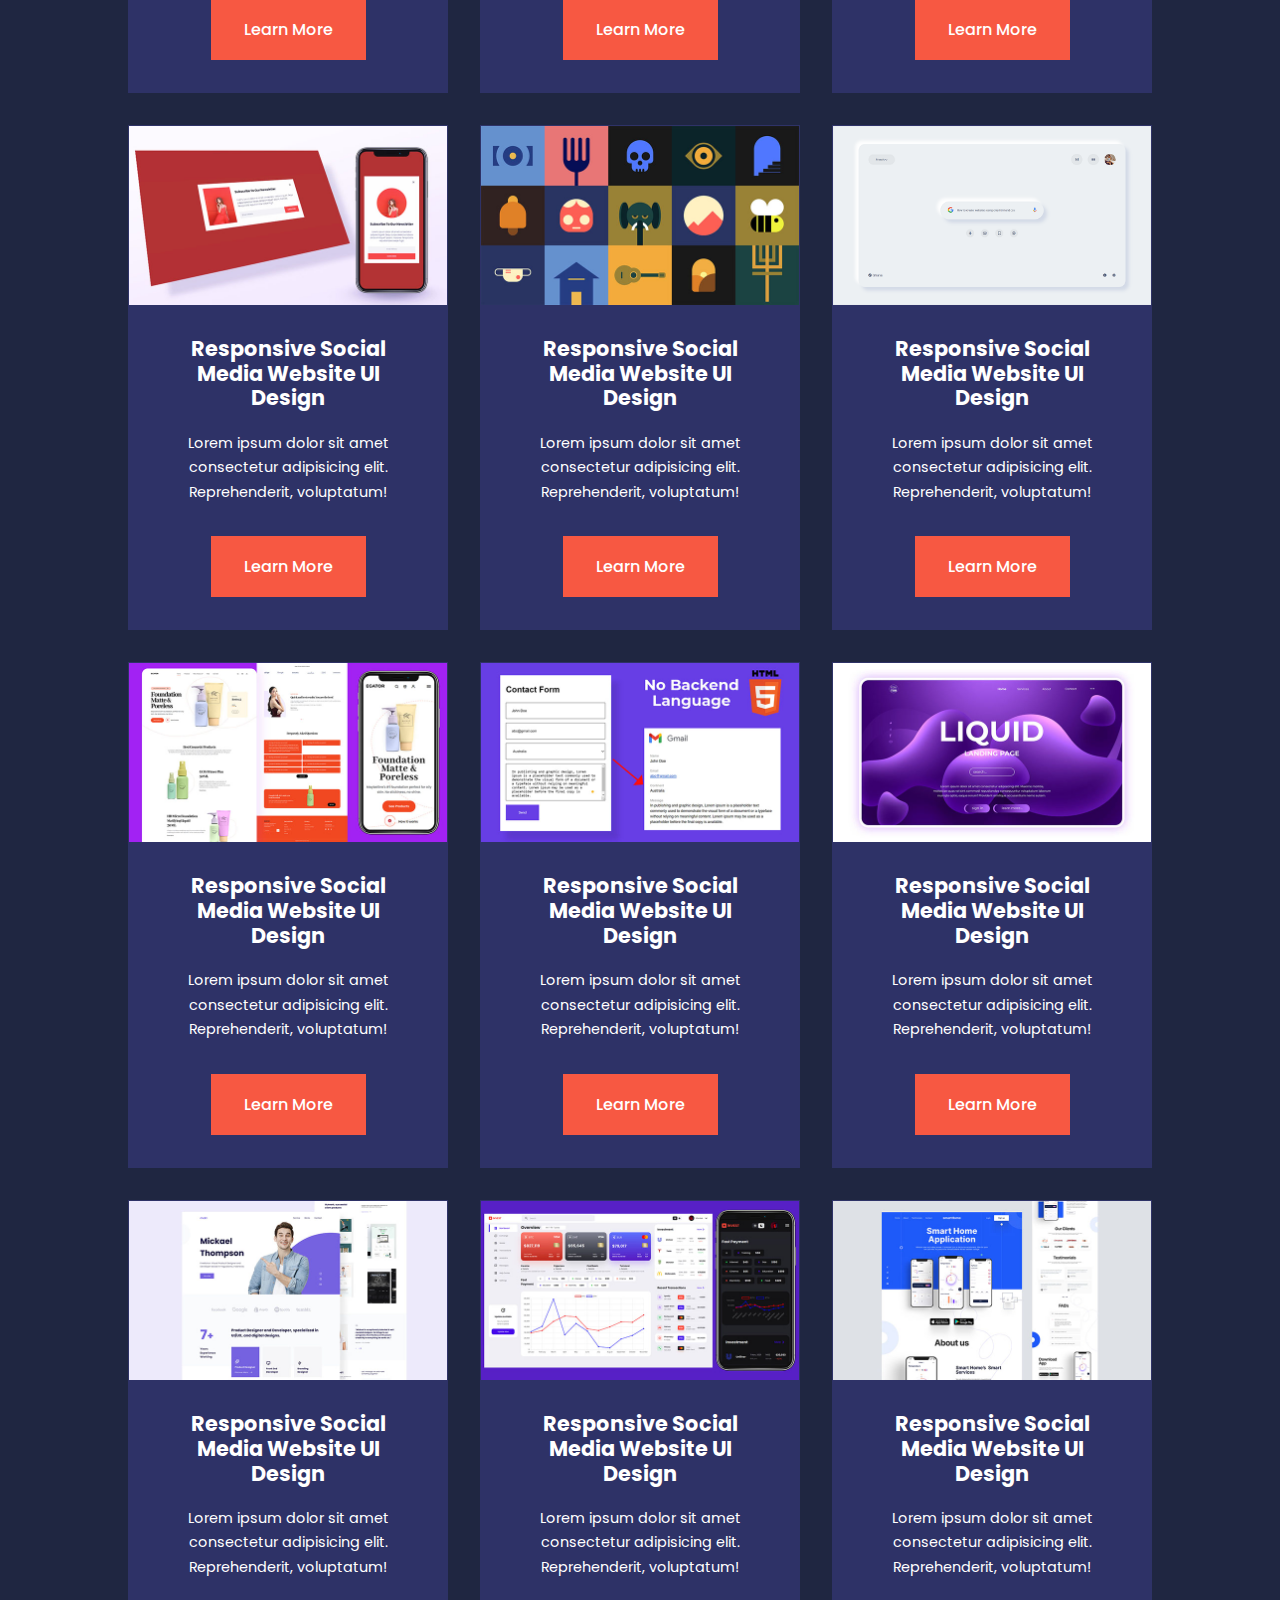
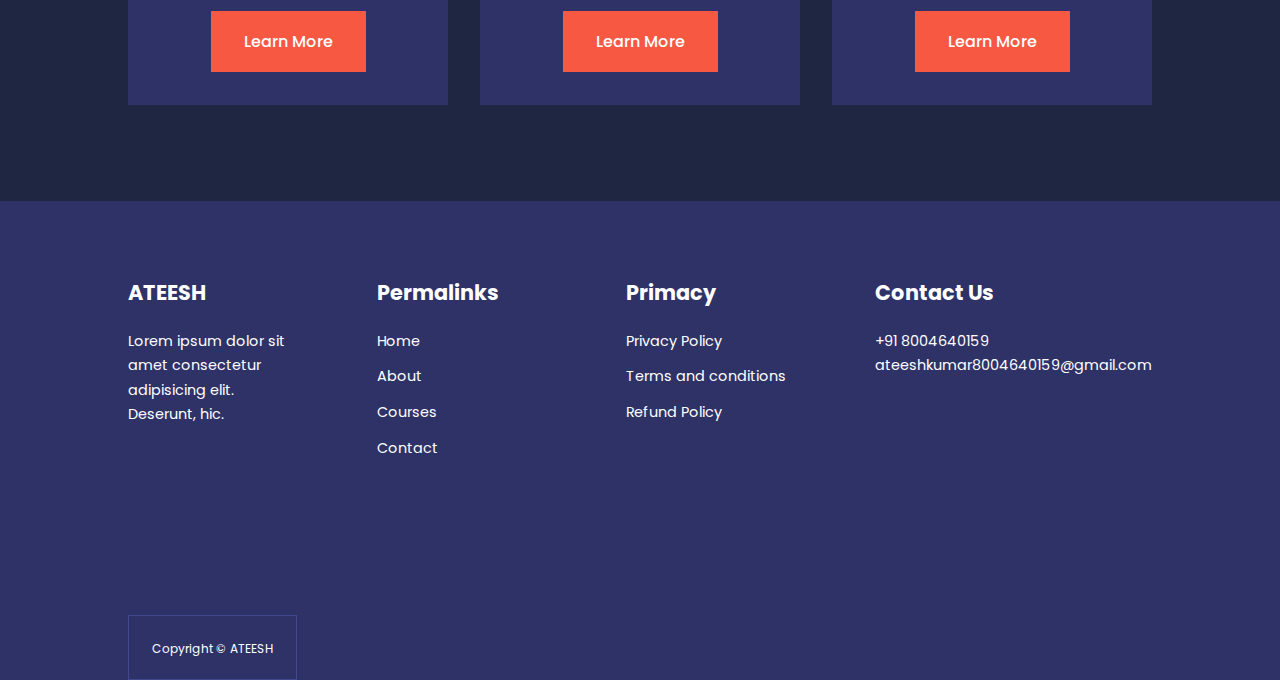
<file: courses.html>
<!DOCTYPE html>
<html lang="en">
<head>
    <meta charset="UTF-8">
    <meta name="viewport" content="width=device-width, initial-scale=1.0">
    <title>Motorola</title>
    <link rel="stylesheet" href="css/index.css">
    <link rel="stylesheet" href="css/about.css">
    <link rel="stylesheet" href="https://unicons.iconscout.com/release/v4.0.0/css/unicons.css"/>
    <link rel="stylesheet" href="https://fonts.googleapis.com/css2?family=Material+Symbols+Outlined:opsz,wght,FILL,GRAD@20..48,100..700,0..1,-50..200" />
    <link
  rel="stylesheet"
  href="https://cdn.jsdelivr.net/npm/swiper@9/swiper-bundle.min.css"
/>
<link rel="stylesheet" href="https://cdnjs.cloudflare.com/ajax/libs/font-awesome/6.4.0/css/all.min.css" integrity="sha512-iecdLmaskl7CVkqkXNQ/ZH/XLlvWZOJyj7Yy7tcenmpD1ypASozpmT/E0iPtmFIB46ZmdtAc9eNBvH0H/ZpiBw==" crossorigin="anonymous" referrerpolicy="no-referrer" />
<link href="https://fonts.googleapis.com/icon?family=Material+Icons"
      rel="stylesheet">
    <!-- <link rel="stylesheet" href="https://stackpath.bootstrapcdn.com/bootstrap/4.5.2/css/bootstrap.min.css" integrity="sha384-JcKb8q3iqJ61gNV9KGb8thSsNjpSL0n8PARn9HuZOnIxN0hoP+VmmDGMN5t9UJ0Z" crossorigin="anonymous"> -->
<style>
    .courses{
        margin-top: 1rem;
    }
</style>
</head>
<body>
    <nav>
        <div class="container nav-container">
            <a href="index.html"><h4>ATEESH</h4></a>
            <ul class="nav-menu">
                <li><a href="index.html">Home</a></li>
                <li><a href="about.html">About</a></li>
                <li><a href="courses.html">Courses</a></li>
                <li><a href="contact.html">Contact</a></li>
            </ul>
            <button id="open-menu-btn"><span class="material-symbols-outlined">
                menu
                </span></i></button>
            <button id="close-menu-btn"><span class="material-symbols-outlined">
                close
                </span></i></button>
        </div>
    </nav>


    <section class="courses">
        <div class="courses-container container">
            <article class="course">
                <div class="course-image">
                    <img src="images/course1.jpg" alt="Course">
                </div>
                <div class="course-info">
                    <h4>Responsive Social Media Website UI Design</h4>
                    <p>Lorem ipsum dolor sit amet consectetur adipisicing elit. Reprehenderit, voluptatum!</p>
                    <a href="courses.html" class="btn btn-primary">Learn More</a>
                </div>
            </article>

            <article class="course">
                <div class="course-image">
                    <img src="images/course2.jpg" alt="Course">
                </div>
                <div class="course-info">
                <h4>Responsive Admin Dashboard UI Design</h4>
                <p>Lorem ipsum dolor sit amet consectetur adipisicing elit. Reprehenderit, voluptatum!</p>
                <a href="courses.html" class="btn btn-primary">Learn More</a>
                </div>
                
            </article>

            <article class="course">
                <div class="course-image">
                    <img src="images/course3.jpg" alt="Course">
                </div>
                <div class="course-info">
                <h4>Responsive Social Media Website UI Design</h4>
                <p>Lorem ipsum dolor sit amet consectetur adipisicing elit. Reprehenderit, voluptatum!</p>
                <a href="courses.html" class="btn btn-primary">Learn More</a>
            </div>
            </article>
            <article class="course">
                <div class="course-image">
                    <img src="images/course4.jpg" alt="Course">
                </div>
                <div class="course-info">
                <h4>Responsive Social Media Website UI Design</h4>
                <p>Lorem ipsum dolor sit amet consectetur adipisicing elit. Reprehenderit, voluptatum!</p>
                <a href="courses.html" class="btn btn-primary">Learn More</a>
            </div>
            </article>
            <article class="course">
                <div class="course-image">
                    <img src="images/course5.jpg" alt="Course">
                </div>
                <div class="course-info">
                <h4>Responsive Social Media Website UI Design</h4>
                <p>Lorem ipsum dolor sit amet consectetur adipisicing elit. Reprehenderit, voluptatum!</p>
                <a href="courses.html" class="btn btn-primary">Learn More</a>
            </div>
            </article>
            <article class="course">
                <div class="course-image">
                    <img src="images/course6.jpg" alt="Course">
                </div>
                <div class="course-info">
                <h4>Responsive Social Media Website UI Design</h4>
                <p>Lorem ipsum dolor sit amet consectetur adipisicing elit. Reprehenderit, voluptatum!</p>
                <a href="courses.html" class="btn btn-primary">Learn More</a>
            </div>
            </article>
            <article class="course">
                <div class="course-image">
                    <img src="images/course7.jpg" alt="Course">
                </div>
                <div class="course-info">
                <h4>Responsive Social Media Website UI Design</h4>
                <p>Lorem ipsum dolor sit amet consectetur adipisicing elit. Reprehenderit, voluptatum!</p>
                <a href="courses.html" class="btn btn-primary">Learn More</a>
            </div>
            </article>
            <article class="course">
                <div class="course-image">
                    <img src="images/course8.jpg" alt="Course">
                </div>
                <div class="course-info">
                <h4>Responsive Social Media Website UI Design</h4>
                <p>Lorem ipsum dolor sit amet consectetur adipisicing elit. Reprehenderit, voluptatum!</p>
                <a href="courses.html" class="btn btn-primary">Learn More</a>
            </div>
            </article>
            <article class="course">
                <div class="course-image">
                    <img src="images/course9.jpg" alt="Course">
                </div>
                <div class="course-info">
                <h4>Responsive Social Media Website UI Design</h4>
                <p>Lorem ipsum dolor sit amet consectetur adipisicing elit. Reprehenderit, voluptatum!</p>
                <a href="courses.html" class="btn btn-primary">Learn More</a>
            </div>
            </article>
            <article class="course">
                <div class="course-image">
                    <img src="images/course10.jpg" alt="Course">
                </div>
                <div class="course-info">
                <h4>Responsive Social Media Website UI Design</h4>
                <p>Lorem ipsum dolor sit amet consectetur adipisicing elit. Reprehenderit, voluptatum!</p>
                <a href="courses.html" class="btn btn-primary">Learn More</a>
            </div>
            </article>
            <article class="course">
                <div class="course-image">
                    <img src="images/course11.jpg" alt="Course">
                </div>
                <div class="course-info">
                <h4>Responsive Social Media Website UI Design</h4>
                <p>Lorem ipsum dolor sit amet consectetur adipisicing elit. Reprehenderit, voluptatum!</p>
                <a href="courses.html" class="btn btn-primary">Learn More</a>
            </div>
            </article>
            <article class="course">
                <div class="course-image">
                    <img src="images/course12.jpg" alt="Course">
                </div>
                <div class="course-info">
                <h4>Responsive Social Media Website UI Design</h4>
                <p>Lorem ipsum dolor sit amet consectetur adipisicing elit. Reprehenderit, voluptatum!</p>
                <a href="courses.html" class="btn btn-primary">Learn More</a>
            </div>
            </article>
            <article class="course">
                <div class="course-image">
                    <img src="images/course13.jpg" alt="Course">
                </div>
                <div class="course-info">
                <h4>Responsive Social Media Website UI Design</h4>
                <p>Lorem ipsum dolor sit amet consectetur adipisicing elit. Reprehenderit, voluptatum!</p>
                <a href="courses.html" class="btn btn-primary">Learn More</a>
            </div>
            </article>
            <article class="course">
                <div class="course-image">
                    <img src="images/course14.jpg" alt="Course">
                </div>
                <div class="course-info">
                <h4>Responsive Social Media Website UI Design</h4>
                <p>Lorem ipsum dolor sit amet consectetur adipisicing elit. Reprehenderit, voluptatum!</p>
                <a href="courses.html" class="btn btn-primary">Learn More</a>
            </div>
            </article>
            <article class="course">
                <div class="course-image">
                    <img src="images/course15.jpg" alt="Course">
                </div>
                <div class="course-info">
                <h4>Responsive Social Media Website UI Design</h4>
                <p>Lorem ipsum dolor sit amet consectetur adipisicing elit. Reprehenderit, voluptatum!</p>
                <a href="courses.html" class="btn btn-primary">Learn More</a>
            </div>
            </article>
            <article class="course">
                <div class="course-image">
                    <img src="images/course16.jpg" alt="Course">
                </div>
                <div class="course-info">
                <h4>Responsive Social Media Website UI Design</h4>
                <p>Lorem ipsum dolor sit amet consectetur adipisicing elit. Reprehenderit, voluptatum!</p>
                <a href="courses.html" class="btn btn-primary">Learn More</a>
            </div>
            </article>
            <article class="course">
                <div class="course-image">
                    <img src="images/course17.jpg" alt="Course">
                </div>
                <div class="course-info">
                <h4>Responsive Social Media Website UI Design</h4>
                <p>Lorem ipsum dolor sit amet consectetur adipisicing elit. Reprehenderit, voluptatum!</p>
                <a href="courses.html" class="btn btn-primary">Learn More</a>
            </div>
            </article>
            <article class="course">
                <div class="course-image">
                    <img src="images/course18.jpg" alt="Course">
                </div>
                <div class="course-info">
                <h4>Responsive Social Media Website UI Design</h4>
                <p>Lorem ipsum dolor sit amet consectetur adipisicing elit. Reprehenderit, voluptatum!</p>
                <a href="courses.html" class="btn btn-primary">Learn More</a>
            </div>
            </article>
        </div>
    </section>



    <footer class="footer">
        <div class="container footer-container">
            <div class="footer-1">
                <a href="index.html" class="footer-logo"><h4>ATEESH</h4></a>
                <p>Lorem ipsum dolor sit amet consectetur adipisicing elit. Deserunt, hic.</p>
            </div>

            <div class="footer-2">
                <h4>Permalinks</h4>
                <ul class="permalinks">
                    <li><a href="index.html">Home</a></li>
                    <li><a href="about.html">About</a></li>
                    <li><a href="courses.html">Courses</a></li>
                    <li><a href="contact.html">Contact</a></li>
                </ul>

            </div>
            <div class="footer-3">
                <h4>Primacy</h4>
                <ul class="primacy">
                    <li><a href="#">Privacy Policy</a></li>
                    <li><a href="#">Terms and conditions </a></li>
                    <li><a href="#">Refund Policy </a></li>
                </ul>

            </div>
            <div class="footer-4">
                <h4>Contact Us</h4>
                <div>
                    <p>+91 8004640159</p>
                    <p>ateeshkumar8004640159@gmail.com</p>
                </div>
                <ul class="footer-social">
                    <li><a href=""><i class="fa-brands fa-facebook"></i></a></li>
                    <li><a href=""><i class="fa-brands fa-instagram"></i></a></li>
                    <li><a href=""><i class="fa-brands fa-square-twitter"></i></a></li>
                    <li><a href=""><i class="fa-brands fa-linkedin"></i></a></li>
                </ul>

            </div>
            <div class="footer-copyright">
                <small>Copyright &copy; ATEESH </small>
            </div>
        </div>
    </footer>
    <script src="main.js"></script>
</body>
</html>
</file>
<file: css/index.css>
@import url('https://fonts.googleapis.com/css2?family=Montserrat:wght@300;400;500;900&family=Poppins:ital,wght@0,400;0,500;0,600;0,700;0,800;0,900;1,400;1,500;1,600;1,700;1,900&display=swap');

*{
    padding: 0;
    margin: 0;
    border: 0;
    outline: 0;
    text-decoration: none;
    list-style: none;
    box-sizing: border-box;
    font-family: 'Montserrat', sans-serif;
    font-family: 'Poppins', sans-serif;
}
:root{
    --color-primeary:#6c63ff;
    --color-success:#00bf8e;
    --color-warning:#f7c94b;
    --color-danger:#f75842;
    --color-danger-varient:rgba(247,88,66,0.4);
    --color-white:#fff;
    --color-black:#000;
    --color-bg:#1f2641;
    --color-bg1:#2e3267;
    --color-bg2:#424890;
    --color-light:rgba(255,255,255,0.7);

    --container-width-lg:80%;
    --container-width-md:90%;
    --container-width-sm:94%;

    --transition:all 400ms ease;
}

body{
    line-height: 1.7;
    background: var(--color-bg);
    color: var(--color-white);
    /* margin: 0 auto; */
}
.container{
    width: var(--container-width-lg);
    margin: 0 auto;

}
section{
    padding: 6rem 0;

}
section h2{
    text-align: center;
    margin-bottom: 4rem;
}
h1,
h2,
h3,
h4,
h5{
    line-height: 1.2;
}
h1{
    font-size: 2rem;
}
h2{
    font-size: 2rem;
}
h3{
    font-size: 1.6rem;
}
h4{
    font-size: 1.3rem;
}
h5{
    font-size: 0.8rem;
}
a{
    color: var(--color-white);
}
img{
    width: 100%;
    display: block;
    object-fit: cover;
}
.btn{
    display: inline-block;
    background: var(--color-white);
    color: var(--color-black);
    padding: 1rem 2rem;
    border: 1px solid transparent;
    font-weight: 500;
}
.btn:hover{
    background: transparent;
    color: var(--color-white);
    border-color: var(--color-white);

}
.btn-primary{
    background: var(--color-danger);
    color: var(--color-white);
}

/*================== NAVBAR ================= */

.window-scroll{
    background: var(--color-primeary);
    box-shadow: 0 1rem 2rem rgba(0, 0, 0, 0.2);
}

nav{
    background: transparent;
    width: 100vw;
    height: 5rem;
    position: fixed;
    top: 0;
    z-index: 11;
}
.nav-container{
    height: 100%;
    display: flex;
    justify-content: space-between;
    align-items: center;
}
nav button{
    display: none;
}
.nav-menu{
    display: flex;
    align-items: center;
    gap: 4rem;
}
.nav-menu a{
    font-size: 0.9rem;
    transition: var(--transition);
}
.nav-menu a:hover{
    color: var(--color-bg2);
}
/* ==========================HEADER=====================*/
header{
    position: relative;
    top: 5rem;
    overflow: hidden;
    height: 82vh;
    margin-bottom: 5rem;
}
.header-container{
    display: grid;
    grid-template-columns: 1fr 1fr;
    align-items: center;
    gap: 5rem;
    height: 100vh;
}
.header-left p{
    margin: 1rem 0 2.4rem;

}
.category{
    background: var(--color-bg1);
    height: 29rem;
}
.category h1{
    line-height: 1;
    margin-bottom: 3rem;
    
}
.category-container{
    display: grid;
    grid-template-columns: 40% 60%;
    gap: 4rem;
}
.category-left{
    margin-right: 2rem;
}
.category-left p{
    margin: 1rem 0 3rem;
}
.category-right{
    display: grid;
    grid-template-columns: repeat(3,1fr);
    gap: 1.2rem;
}

.art-catehory{
    background: var(--color-bg2);
    padding: 2rem;
    border-radius: 2rem;
    transition: var(--transition);
}
.art-catehory:hover{
    box-shadow: 0 3rem 3rem rgba(0,0,0,0.3);
    z-index: 1;
}

.art-catehory:nth-child(2) .category-icon{
    background: var(--color-danger);
}
.art-catehory:nth-child(3) .category-icon{
    background: var(--color-success);
}
.art-catehory:nth-child(4) .category-icon{
    background: var(--color-warning);
}
.art-catehory:nth-child(5) .category-icon{
    background: var(--color-success);
}
.category-icon{
    background: var(--color-primeary);
    padding: 0.7rem;
    border-radius: 0.9rem;
}
.category-icon h5{
    margin: 2rem 1rem 1rem;
}
.category-icon p{
    font-size: 0.85rem;
}

.courses{
    margin-top: 10rem;
}
.courses-container{
    display: grid;
    grid-template-columns: repeat(3,1fr);
    gap: 2rem;
}
.course{
    background: var(--color-bg1);
    text-align: center;
    border: 1px solid transparent;
    transition: var(--transition);
}
.course:hover{
    background: transparent;
    border-color: var(--color-primeary);
}
.course-info{
    padding: 2rem;
}
.course-info p{
    margin: 1.2rem 0 2rem;
    font-size: 0.9rem;
}

.faqs{
    background: var(--color-bg1);
    box-shadow: inset 0 0 3rem rgba(0, 0, 0, 0.5);
}
.feqs-container{
    display: grid;
    grid-template-columns: 1fr 1fr;
    gap: 1rem;
}
.feq{
    padding: 2rem;
    display: flex;
    align-items: center;
    gap: 1.4rem;
    height: fit-content;
    background: var(--color-primeary);
    cursor: pointer;
}
.feq h4{
    line-height: 2.2;
    font-size: 1rem;

}
.feq-icon{
    align-self: flex-start;
    font-size: 1.2rem;
}
.feq p{
    margin-top: 0.8rem;
    display: none;
}
.feq.open p{
    display: block;
}

.testinomial-container{
    overflow-x: hidden;
    position: relative;
    margin-bottom: 5rem;
}
.testinomials{
    padding-top: 2rem;
}
.avtar{
    width: 6rem;
    height: 6rem;
    border-radius: 50%;
    overflow: hidden;
    margin: 0 auto 1rem;
    border: 1rem solid var(--color-bg1); 
}
.testinomials-info{
    text-align: center;
}
.testinomial-body{
    background: var(--color-primeary);
    padding: 2rem;
    margin-top: 3rem;
    position: relative;
}
.testinomial-body::before{
    content: '';
    display: block;
    background: linear-gradient(135deg,
    transparent,
    var(--color-primeary),
    var(--color-primeary));
    width: 3rem;
    height: 3rem;
    position: absolute;
    left: 45%;
    top: -1.5rem;
    transform: rotate(45deg);
}
.footer{
    background: var(--color-bg1);
    padding-top: 5rem;
    font-size: 0.9rem;
}
.footer-container{
    display: grid;
    grid-template-columns: repeat(4,1fr);
    gap: 5rem;
}
.footer-container > div h4{
    margin-bottom: 1.4rem;
}
.footer-1 p{
    margin: 0 0 2rem;
}
footer ul li{
    margin-bottom: 0.7rem;
}
footer ul li a:hover{
    text-decoration: underline;
}
.footer-social{
    display: flex;
    gap: 1;
    font-size: 1.2rem;
    margin-top: 2rem;
}
.footer-copyright{
    text-align: center;
    margin-top: 4rem;
    padding: 1.2rem 0;
    border: 1px solid var(--color-bg2); 
}



@media screen and (max-width:1024px) {
    .container{
        width: var(--container-width-md);
    }
    h1{
        font-size: 1.7rem;
    }
    h2{
        font-size: 1.4rem;
    }
    h3{
        font-size: 1.1rem;
    }
    h4{
        font-size: 0.8rem;
    }
    h5{
        font-size: 0.4rem;
    }
    nav button{
        display: inline-block;
        background: transparent;
        font-size: 1.8rem;
        color: var(--color-white);
        cursor: pointer;
    }
    nav button#close-menu-btn{
        display: none;
    }
    .nav-menu{
        position: fixed;
        top: 5rem;
        right: 5%;
        height: fit-content;
        width: 18rem;
        flex-direction: column;
        gap: 0;
        display: none;
    }
    .nav-menu li{
        width: 100%;
        height: 5.8rem;
        animation: animateNavItem 400ms linear forwards;
        transform-origin: top right;
        opacity: 0;
    }
    .nav-menu li:nth-child(2){
        animation-delay: 200ms;
    }
    .nav-menu li:nth-child(3){
        animation-delay: 400ms;
    }
    .nav-menu li:nth-child(4){
        animation-delay: 600ms;
    }
    @keyframes animateNavItem {
        0%{
            transform: rotateZ(-90deg) rotateX(90deg) scale(0.1);
        }
        100%{
            transform: rotateZ(0) rotateX(0) scale(1);
            opacity: 1;
        }
    }


    .nav-menu li a{
        background: var(--color-primeary);
        box-shadow: -4rem 6rem 10rem rgba(0, 0, 0, 0.6);
        width: 100%;
        height: 100%;
        display: grid;
        place-items: center;
    }
    .nav-menu li a:hover{
        background: var(--color-bg2);
        color: var(--color-white);
    }

    header{
        height: 52vh;
        margin-bottom: 4rem;
    }
    .header-container{
        gap: 0;
        padding-bottom: 3rem;
    }
    .category{
        height: auto;
    }
    .category-container{
        grid-template-columns: 1fr;
        gap:  3rem;
    }
    .category-left{
        margin-right: 0;
    }

    .courses{
        margin-top: 0;

    }
    .courses-container{
        grid-template-columns: 1fr 1fr;
    }
    .feqs-container{
        grid-template-columns: 1fr;
    }
    .feq{
        padding: 1.5rem;
    }
    .footer-container{
        grid-template-columns: 1fr 1fr;
    }
}

@media screen and (max-width:600px) {
    .container{
        width: var(--container-width-sm);
    }
    .nav-menu{
        right: 3%;
    }
    header{
        height: 100vh;
    }
    .header-container{
        grid-template-columns: 1fr;
        text-align: center;
    }
    .header-left p{
        margin-bottom: 1rem;
    }
    .category-right{
        grid-template-columns: 1fr 1fr;
        gap: 0.7rem;
    }
    .category{
        padding: 1rem;
        border-radius: 1rem;
    }
    .category-icon{
        margin-top: 4px;
        display: inline-block;
    }
    .courses-container{
        grid-template-columns: 1fr;
    }
    .testinomial-body{
        padding: 1.2rem;
    }
    .footer-container{
        grid-template-columns: 1fr;
        text-align: center;
        gap: 2rem;
    }
    .footer-1 p{
        margin: 1rem auto;
    }
    .footer-social{
        justify-content: center;
    }
}
</file>
<file: css/about.css>
:root{
    --color-primeary:#6c63ff;
    --color-success:#00bf8e;
    --color-warning:#f7c94b;
    --color-danger:#f75842;
    --color-danger-varient:rgba(247,88,66,0.4);
    --color-white:#fff;
    --color-black:#000;
    --color-bg:#1f2641;
    --color-bg1:#2e3267;
    --color-bg2:#424890;
    --color-light:rgba(255,255,255,0.7);

    --container-width-lg:80%;
    --container-width-md:90%;
    --container-width-sm:94%;

    --transition:all 400ms ease;
}
.about-achivement{
    margin-top: 3rem;
}
.about-achivement-container{
    display: grid;
    grid-template-columns: 40% 60%;
    gap: 5rem;
}
.about-achivement-right>p{
    margin: 1.6rem 0 2.5rem;
}
.achivement-cards{
    display: grid;
    grid-template-columns: repeat(3,1fr);
    gap: 1.5rem;
}
.achivement-card{
    background: var(--color-bg1);
    padding: 1.6rem;
    border-radius: 1rem;
    text-align: center;
    transition: var(--transition);
}
.achivement-card:hover{
    background: var(--color-bg2);
    box-shadow: 0 3rem 3rem rgba(0, 0, 0, 0.3);
}
.achivement-icon{
    background: var(--color-danger);
    padding: 0.6rem;
    border-radius: 1rem;
    display: inline-block;
    margin-bottom: 2rem;
    font-size: 2rem;
}
.achivement-card:nth-child(2) .achivement-icon{
    background: var(--color-success);
}
.achivement-card:nth-child(3) .achivement-icon{
    background: var(--color-primeary);
}
.achivement-card p{
    margin-top: 1rem;
}
.team{
    background: var(--color-bg1);
    box-shadow: inset 0 0 3rem rgba(0, 0, 0, 0.5);
}
.team-container{
    display: grid;
    grid-template-columns: repeat(4,1fr);
    gap: 2rem;
}
.team-member{
    background: var(--color-bg2);
    padding: 2rem;
    border: 1px solid transparent;
    transition: var(--transition);
    position: relative;
    overflow: hidden;
}
.team-member:hover{
    background: transparent;
    border-color: var(--color-primeary);
}
.team-member-image img{
    filter: saturate(0);
}
.team-member:hover img{
    filter: saturate(1);
}
.tem-member-info *{
    text-align: center;
    margin-top: 1.4rem;
}
.tem-member-info p{
    color: var(--color-light);
}
.team-member-social{
    position: absolute;
    top: 50%;
    transform: translateY(-50%);
    right: -100%;
    display: flex;
    flex-direction: column;
    background: var(--color-primeary);
    border-radius: 1rem 0 0 1rem;
    box-shadow: -2rem 0 2rem rgba(0, 0, 0, 0.3);
    transition: var(--transition);
}
.team-member:hover .team-member-social{
    right: 0;
}
.team-member-social a{
    padding: 1rem;
}

@media screen and (max-width:1024px) {
    .about-achivement{
        margin-top: 2rem;
    }
    .about-achivement-container{
        grid-template-columns: 1fr;
        gap: 4rem;
    }
    .about-achivement-left{
        width: 80%;
        margin: 0 auto;
    }
    .team-container{
        grid-template-columns: repeat(3,1fr);
        gap: 1.5rem;
    }
    .team-member{
        padding: 1rem;
    }
}

@media screen and (max-width:600px) {
    .achivement-cards{
        grid-template-columns: 1fr 1fr;
        gap: 0.7rem;
    }
    .team-container{
        grid-template-columns: 1fr 1fr;
        gap: 0.7rem;
    }
    .team-member{
        padding: 0;
    }
    .team-member p{
        margin-bottom: 1.5rem;
    }

}
</file>
<file: css/contact.css>
.contact-container{
    background: var(--color-bg1);
    padding: 4rem;
    display: grid;
    grid-template-columns: 40% 60%;
    gap: 4rem;
    height: 30rem;
    margin: 7rem auto;
    border-radius: 1rem;
}
.constact-aside{
    background: var(--color-primeary);
    padding: 3rem;
    border-radius: 1rem;
    position: relative;
    bottom: 10rem;
}
.aside-image{
    width: 12rem;
    margin-bottom: 2rem;
}
.constact-aside h2{
    text-align: left;
    margin-bottom: 1rem;
}
.constact-aside p{
    font-size: 0.9rem;
    margin-bottom: 2rem;
}
.contact-detail li{
    display: flex;
    gap: 1rem;
    align-items: center;
    margin-bottom: 1rem;
}
.contact-social{
    display: flex;
    gap: 0.8rem;
    margin-top: 3rem;
}
.contact-social a{
    background: var(--color-bg2);
    padding: 0.5rem;
    border-radius: 50%;
    font-size: 0.9rem;
    transition: var(--transition);
}
.contact-social a:hover{
    background: transparent;
}
form{
    display: flex;
    flex-direction: column;
    gap: 1.2rem;
    margin-right: 4rem;
}
.form-name{
    display: flex;
    gap: 1.2rem;
}
form input[type='text']{
    width: 50%;
}
input, textarea{
    width: 100%;
    padding: 1rem;
    background: var(--color-bg);
    color: var(--color-white);
}
form .btn{
    width: max-content;
    margin-top: 1rem;
    cursor: pointer;
}
@media screen and (max-width:1024px) {
    .contact{

    }
    .contact-container{
        gap: 1.5rem;
        margin-top: 3rem;
        height: auto;
        padding: 1.5rem;
    }
    .constact-aside{
        width: auto;
        padding: 1.5rem;
        bottom: 0;
    }
    form{
        align-self: center;
        margin-right: 1.5rem;
    }
}

@media screen and (max-width:600px) {
    .contact-container{
        grid-template-columns: 1fr;
        gap: 3rem;
        margin-top: 0;
        padding: 0;
    }
    form{
        margin:  0 1.5rem 3rem;
    }
    .form-name{
        flex-direction: column;
    }
    .form-name input[type='text']{
        width: 100%;
    }

}
</file>
